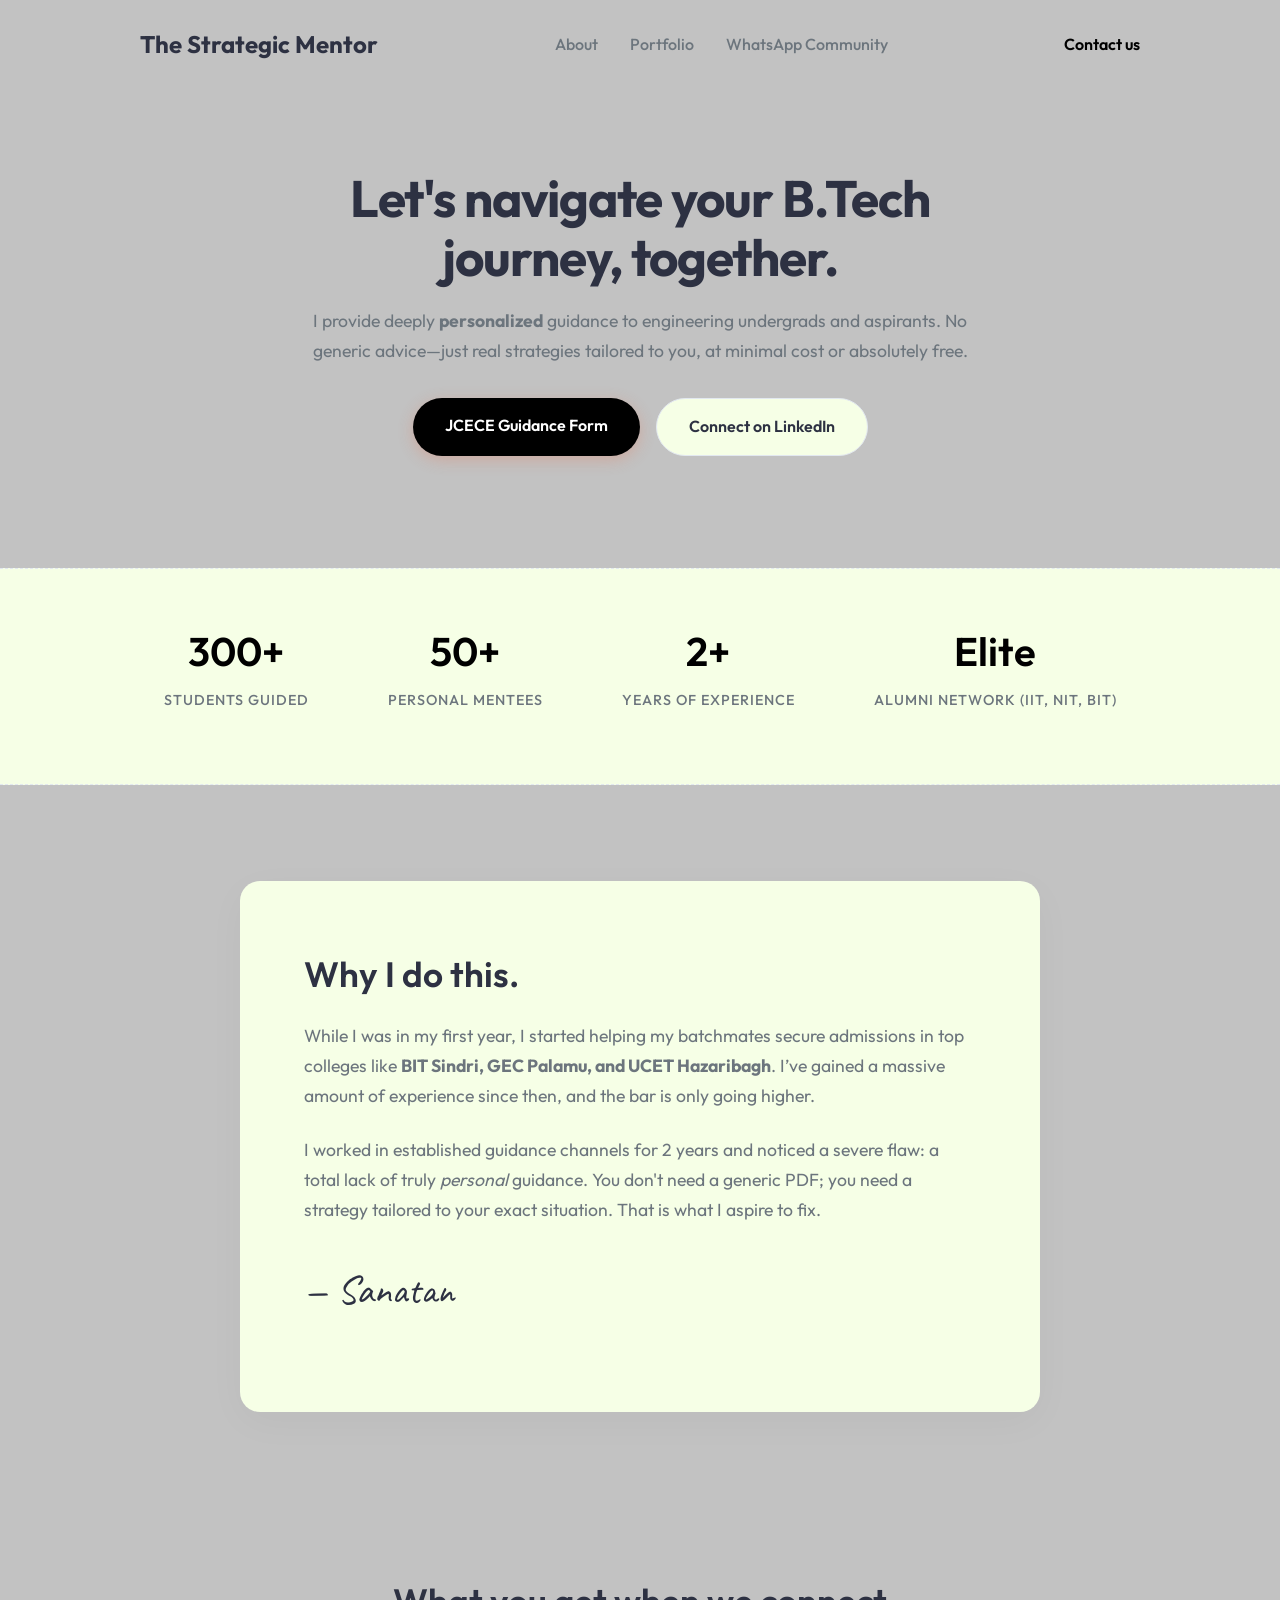
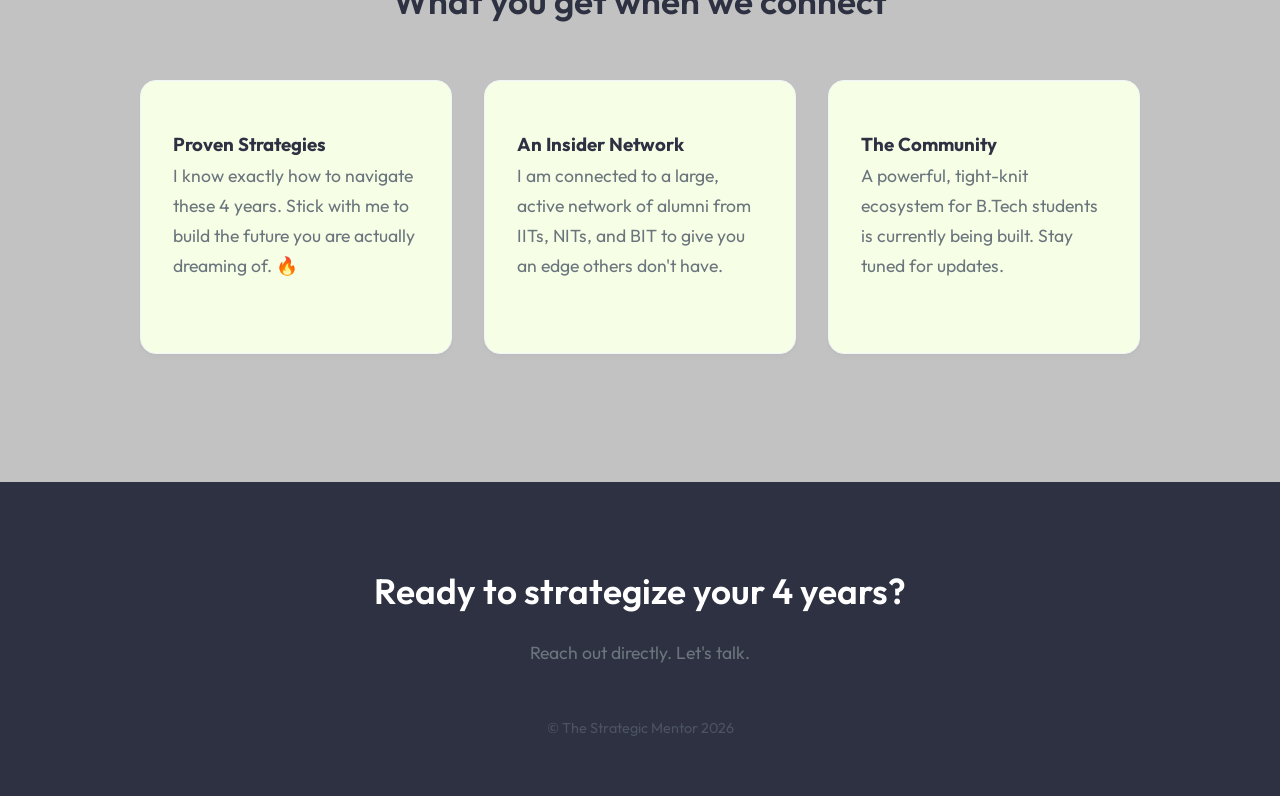
<file: SanatanKumbhkar_TASK1/index.html>
<!DOCTYPE html>
<html lang="en">
<head>
    <meta charset="UTF-8">
    <meta name="viewport" content="width=device-width, initial-scale=1.0">
    <title>The Strategic Mentor</title>
    <link rel="preconnect" href="https://fonts.googleapis.com">
    <link rel="preconnect" href="https://fonts.gstatic.com" crossorigin>
    <link href="https://fonts.googleapis.com/css2?family=Caveat:wght@600&family=Outfit:wght@300;400;600;700&display=swap" rel="stylesheet">
    <link rel="stylesheet" href="style.css">
</head>
<body>
    <header class="navbar">
        <div class="container nav-container">
            <div class="logo">The Strategic Mentor</div>
            <nav>
                <ul class="nav-links">
                    <li><a href="#about">About</a></li>
                    <li><a href="#https://sanatan-portfolio.netlify.app/">Portfolio</a></li>
                    <li><a href="#https://chat.whatsapp.com/BzdVnuGgYUbCQTwvAMjGPn"> WhatsApp Community</a></li>
                </ul>
            </nav>
            <a href="tel:+916299400332" class="btn-nav">Contact us</a>
        </div>
    </header>

    <!-- HERO -->
    <section class="hero">
        <div class="container hero-container">
            <h1>Let's navigate your B.Tech journey, together.</h1>
            <p class="hero-description">I provide deeply <b>personalized</b> guidance to engineering undergrads and aspirants. No generic advice—just real strategies tailored to you, at minimal cost or absolutely free.</p>
            
            <div class="button-group">
                <a href="https://forms.gle/7aZ2FX37NUX92qA67" class="btn-primary">JCECE Guidance Form</a>
                <a href="https://linkedin.com/in/sanatan-kumbhkar-b23b05300" target="_blank" rel="noopener" class="btn-secondary">Connect on LinkedIn</a>
            </div>
        </div>
    </section>

    <!-- Sections -->
    <section class="stats">
        <div class="container stats-grid">
            <div class="stat-item">
                <h2>300+</h2>
                <p>Students Guided</p>
            </div>
            <div class="stat-item">
                <h2>50+</h2>
                <p>Personal Mentees</p>
            </div>
            <div class="stat-item">
                <h2>2+</h2>
                <p>Years of experience</p>
            </div>
            <div class="stat-item">
                <h2>Elite</h2>
                <p>Alumni Network (IIT, NIT, BIT)</p>
            </div>
        </div>
    </section>

    <!-- About Section -->
    <section id="about" class="about">
        <div class="container about-container">
            <div class="about-text">
                <h2>Why I do this.</h2>
                <p>While I was in my first year, I started helping my batchmates secure admissions in top colleges like <strong>BIT Sindri, GEC Palamu, and UCET Hazaribagh</strong>. I’ve gained a massive amount of experience since then, and the bar is only going higher.</p>
                <p>I worked in established guidance channels for 2 years and noticed a severe flaw: a total lack of truly <em>personal</em> guidance. You don't need a generic PDF; you need a strategy tailored to your exact situation. That is what I aspire to fix.</p>
                <p class="signature">— Sanatan</p>
            </div>
        </div>
    </section>

    <section id="why-me" class="features">
        <div class="container">
            <h2>What you get when we connect</h2>
            <div class="feature-grid">
                <div class="card">
                    <h3>Proven Strategies</h3>
                    <p>I know exactly how to navigate these 4 years. Stick with me to build the future you are actually dreaming of. 🔥</p>
                </div>
                <div class="card">
                    <h3>An Insider Network</h3>
                    <p>I am connected to a large, active network of alumni from IITs, NITs, and BIT to give you an edge others don't have.</p>
                </div>
                <div class="card">
                    <h3>The Community</h3>
                    <p>A powerful, tight-knit ecosystem for B.Tech students is currently being built. Stay tuned for updates.</p>
                </div>
            </div>
        </div>
    </section>
    
    <footer>
        <div class="container">
            <h2>Ready to strategize your 4 years?</h2>
            <p>Reach out directly. Let's talk.</p>
            <p class="copyright">&copy; The Strategic Mentor 2026</p>
        </div>
    </footer>

</body>
</html>
</file>
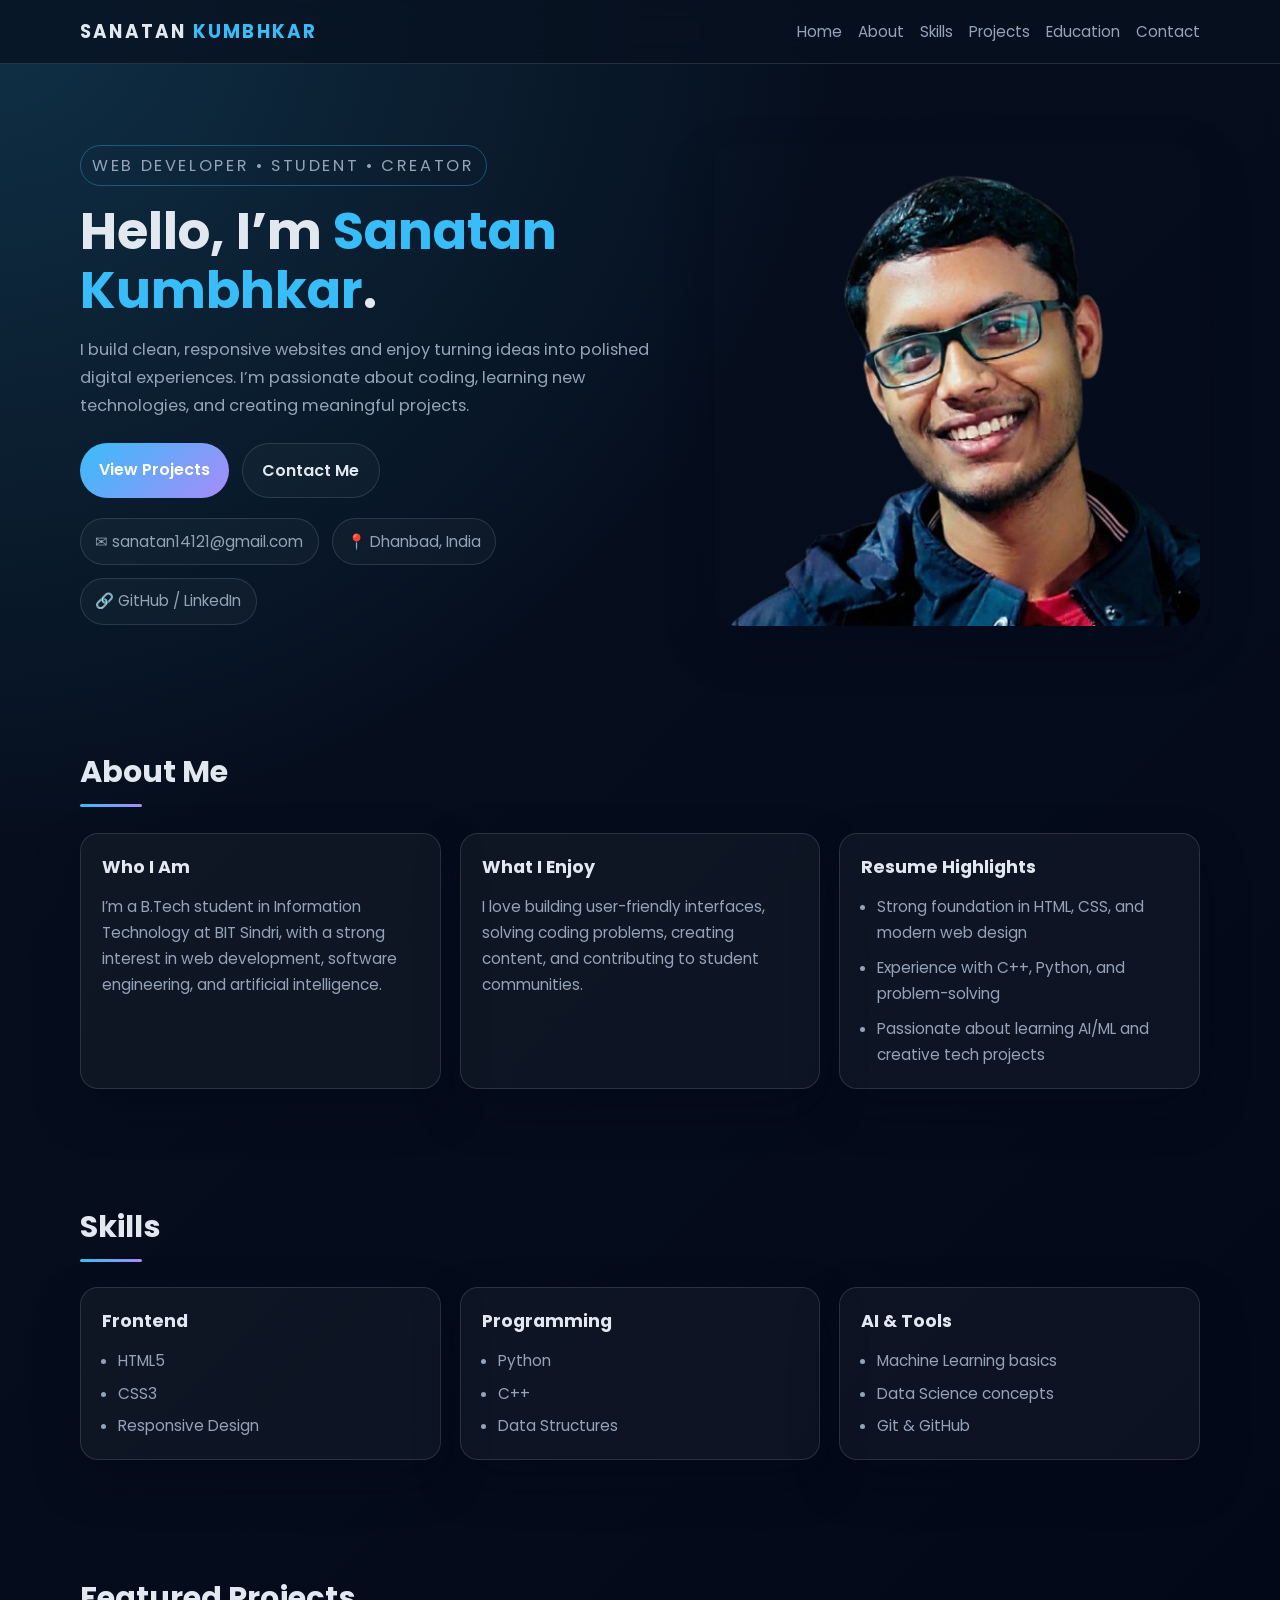
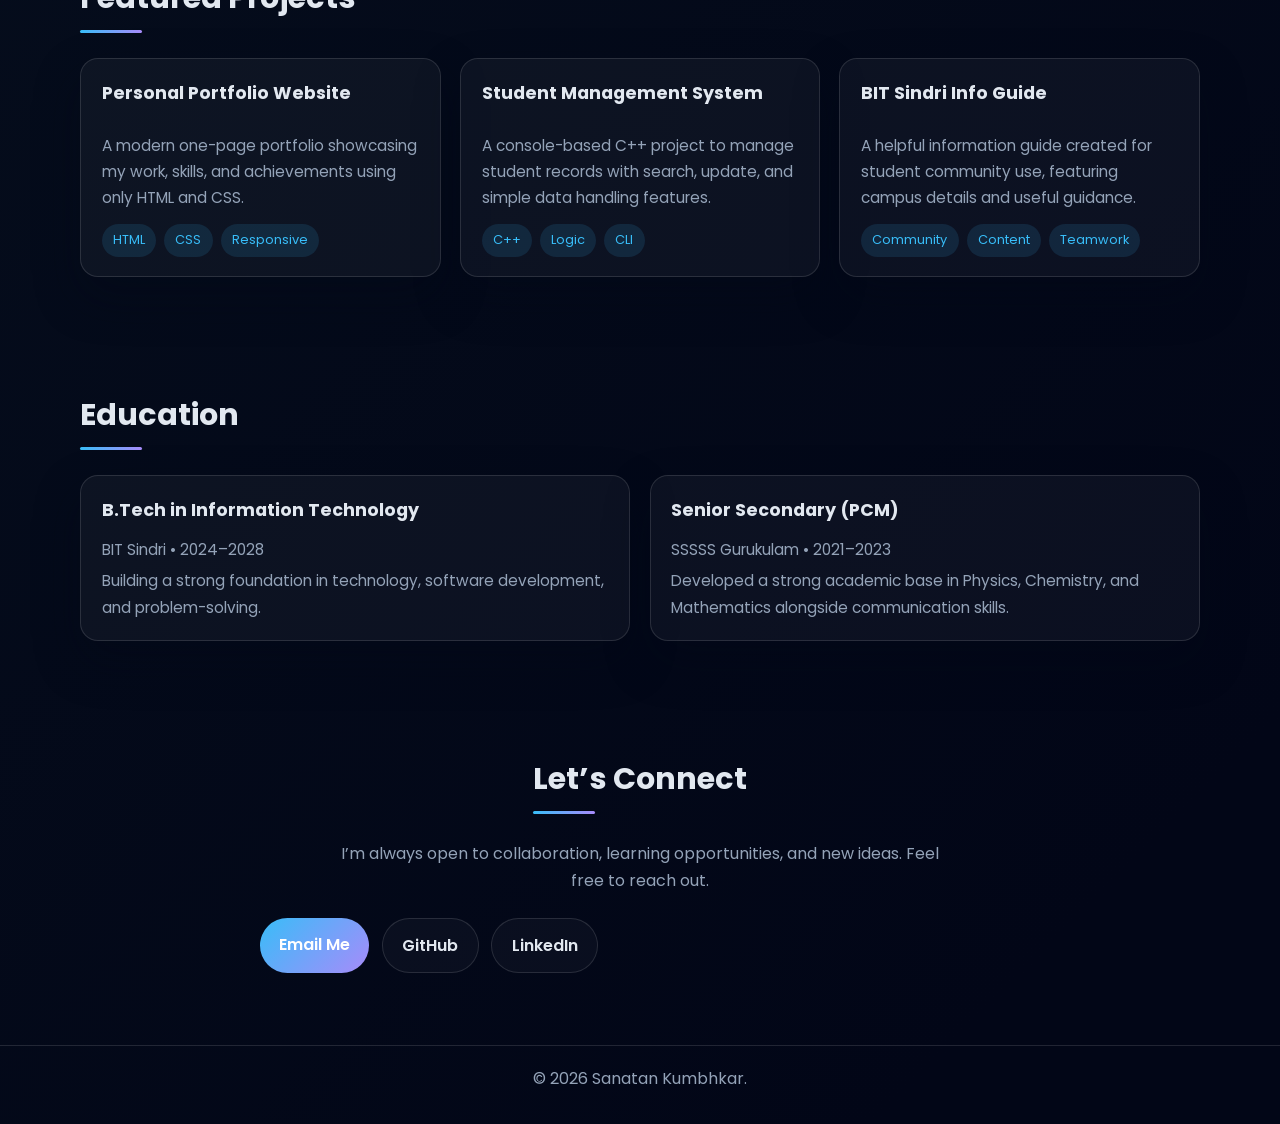
<file: SanatanKumbhkar_TASK2/index.html>
﻿<!DOCTYPE html>
<html lang="en">
  <head>
    <meta charset="UTF-8" />
    <meta name="viewport" content="width=device-width, initial-scale=1.0" />
    <title>Sanatan Kumbhkar | Portfolio</title>
    <link rel="preconnect" href="https://fonts.googleapis.com" />
    <link rel="preconnect" href="https://fonts.gstatic.com" crossorigin />
    <link href="https://fonts.googleapis.com/css2?family=Poppins:wght@300;400;500;600;700&display=swap" rel="stylesheet" />
    <link rel="stylesheet" href="style.css" />
  </head>
  <body>
    <header class="site-header">
      <div class="container nav-wrap">
        <a href="#home" class="logo">Sanatan <span>Kumbhkar</span></a>
        <nav class="nav-links">
          <a href="#home">Home</a>
          <a href="#about">About</a>
          <a href="#skills">Skills</a>
          <a href="#projects">Projects</a>
          <a href="#education">Education</a>
          <a href="#contact">Contact</a>
        </nav>
      </div>
    </header>

    <main id="home">
      <section class="hero">
        <div class="container hero-grid">
          <div class="hero-copy">
            <p class="eyebrow">Web Developer • Student • Creator</p>
            <h1>Hello, I’m <span>Sanatan Kumbhkar</span>.</h1>
            <p>
              I build clean, responsive websites and enjoy turning ideas into polished digital experiences. I’m passionate about coding, learning new technologies, and creating meaningful projects.
            </p>
            <div class="hero-actions">
              <a class="btn btn-primary" href="#projects">View Projects</a>
              <a class="btn btn-secondary" href="#contact">Contact Me</a>
            </div>
            <ul class="contact-pills">
              <li>✉ sanatan14121@gmail.com</li>
              <li>📍 Dhanbad, India</li>
              <li>🔗 GitHub / LinkedIn</li>
            </ul>
          </div>

          <div class="hero-visual">
            <img src="IMG_20250126_132903.png" alt="Sanatan Kumbhkar" />
          </div>
        </div>
      </section>

      <section id="about" class="section">
        <div class="container">
          <h2 class="section-title">About Me</h2>
          <div class="about-grid">
            <article class="card">
              <h3>Who I Am</h3>
              <p>I’m a B.Tech student in Information Technology at BIT Sindri, with a strong interest in web development, software engineering, and artificial intelligence.</p>
            </article>
            <article class="card">
              <h3>What I Enjoy</h3>
              <p>I love building user-friendly interfaces, solving coding problems, creating content, and contributing to student communities.</p>
            </article>
            <article class="card">
              <h3>Resume Highlights</h3>
              <ul class="check-list">
                <li>Strong foundation in HTML, CSS, and modern web design</li>
                <li>Experience with C++, Python, and problem-solving</li>
                <li>Passionate about learning AI/ML and creative tech projects</li>
              </ul>
            </article>
          </div>
        </div>
      </section>

      <section id="skills" class="section">
        <div class="container">
          <h2 class="section-title">Skills</h2>
          <div class="skills-grid">
            <article class="card skill-card">
              <h3>Frontend</h3>
              <ul>
                <li>HTML5</li>
                <li>CSS3</li>
                <li>Responsive Design</li>
              </ul>
            </article>
            <article class="card skill-card">
              <h3>Programming</h3>
              <ul>
                <li>Python</li>
                <li>C++</li>
                <li>Data Structures</li>
              </ul>
            </article>
            <article class="card skill-card">
              <h3>AI & Tools</h3>
              <ul>
                <li>Machine Learning basics</li>
                <li>Data Science concepts</li>
                <li>Git & GitHub</li>
              </ul>
            </article>
          </div>
        </div>
      </section>

      <section id="projects" class="section">
        <div class="container">
          <h2 class="section-title">Featured Projects</h2>
          <div class="projects-grid">
            <article class="card project-card">
              <h3>Personal Portfolio Website</h3>
              <p>A modern one-page portfolio showcasing my work, skills, and achievements using only HTML and CSS.</p>
              <div class="tags">
                <span>HTML</span>
                <span>CSS</span>
                <span>Responsive</span>
              </div>
            </article>
            <article class="card project-card">
              <h3>Student Management System</h3>
              <p>A console-based C++ project to manage student records with search, update, and simple data handling features.</p>
              <div class="tags">
                <span>C++</span>
                <span>Logic</span>
                <span>CLI</span>
              </div>
            </article>
            <article class="card project-card">
              <h3>BIT Sindri Info Guide</h3>
              <p>A helpful information guide created for student community use, featuring campus details and useful guidance.</p>
              <div class="tags">
                <span>Community</span>
                <span>Content</span>
                <span>Teamwork</span>
              </div>
            </article>
          </div>
        </div>
      </section>

      <section id="education" class="section">
        <div class="container">
          <h2 class="section-title">Education</h2>
          <div class="education-grid">
            <article class="card">
              <h3>B.Tech in Information Technology</h3>
              <p class="meta">BIT Sindri • 2024–2028</p>
              <p>Building a strong foundation in technology, software development, and problem-solving.</p>
            </article>
            <article class="card">
              <h3>Senior Secondary (PCM)</h3>
              <p class="meta">SSSSS Gurukulam • 2021–2023</p>
              <p>Developed a strong academic base in Physics, Chemistry, and Mathematics alongside communication skills.</p>
            </article>
          </div>
        </div>
      </section>

      <section id="contact" class="section contact-section">
        <div class="container contact-card">
          <h2 class="section-title">Let’s Connect</h2>
          <p>I’m always open to collaboration, learning opportunities, and new ideas. Feel free to reach out.</p>
          <div class="contact-actions">
            <a class="btn btn-primary" href="mailto:sanatan14121@gmail.com">Email Me</a>
            <a class="btn btn-secondary" href="https://github.com/ArySanatan" target="_blank" rel="noopener noreferrer">GitHub</a>
            <a class="btn btn-secondary" href="https://www.linkedin.com/in/sanatan-kumbhkar-b23b05300" target="_blank" rel="noopener noreferrer">LinkedIn</a>
          </div>
        </div>
      </section>
    </main>

    <footer class="site-footer">
      <div class="container">
        <p>© 2026 Sanatan Kumbhkar.</p>
      </div>
    </footer>
  </body>
</html>
</file>
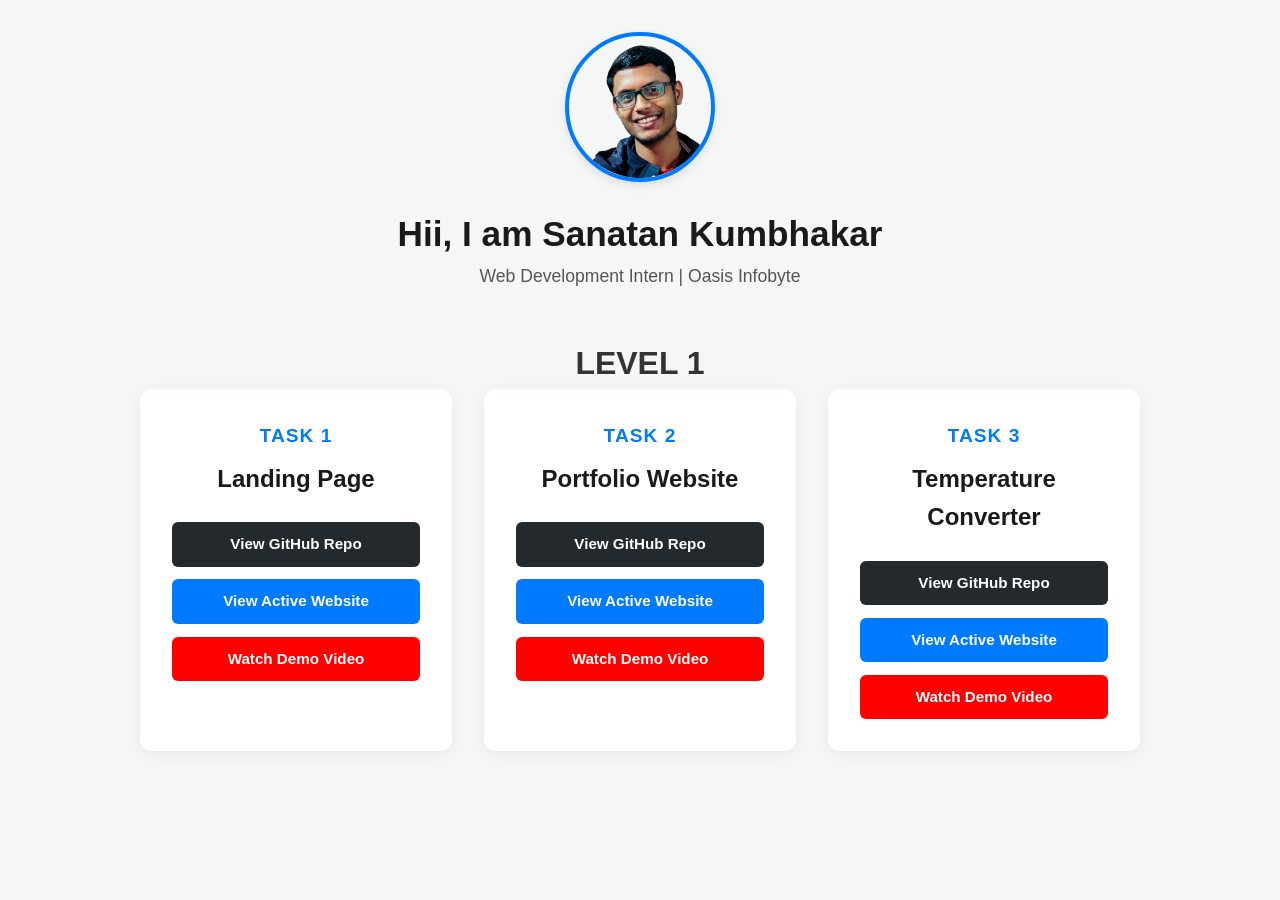
<file: All_in_one.html>
<!DOCTYPE html>
<html lang="en">
<head>
    <meta charset="UTF-8">
    <meta name="viewport" content="width=device-width, initial-scale=1.0">
    <title>Sanatan Kumbhakar | Oasis Infobyte Tasks</title>
    <style>
        * {
            margin: 0;
            padding: 0;
            box-sizing: border-box;
            font-family: 'Segoe UI', Tahoma, Geneva, Verdana, sans-serif;
        }

        body {
            background-color: #f4f7f6;
            color: #333;
            line-height: 1.6;
            display: flex;
            flex-direction: column;
            align-items: center;
            padding: 2rem;
        }

/* Profile Section */
        .profile-header {
            text-align: center;
            margin-bottom: 3rem;
            animation: fadeIn 1s ease-in-out;
        }

        .profile-img {
            width: 150px;
            height: 150px;
            border-radius: 50%;
            object-fit: cover;
            border: 4px solid #007bff;
            margin-bottom: 1rem;
            box-shadow: 0 4px 10px rgba(0, 0, 0, 0.1);
        }

        .profile-header h1 {
            font-size: 2.2rem;
            color: #1a1a1a;
        }

        .profile-header p {
            font-size: 1.1rem;
            color: #555;
            font-weight: 500;
        }
/* tasks */
        .task-container {
            display: grid;
            grid-template-columns: repeat(auto-fit, minmax(300px, 1fr));
            gap: 2rem;
            width: 100%;
            max-width: 1000px;
        }

        .task-card {
            background: #ffffff;
            border-radius: 12px;
            padding: 2rem;
            text-align: center;
            box-shadow: 0 4px 15px rgba(0, 0, 0, 0.05);
            transition: transform 0.3s ease, box-shadow 0.3s ease;
        }

        .task-card:hover {
            transform: translateY(-5px);
            box-shadow: 0 8px 25px rgba(0, 0, 0, 0.1);
        }

        .task-card h2 {
            font-size: 1.2rem;
            color: #007bff;
            text-transform: uppercase;
            letter-spacing: 1px;
            margin-bottom: 0.5rem;
        }

        .task-card h3 {
            font-size: 1.5rem;
            color: #1a1a1a;
            margin-bottom: 1.5rem;
        }

/* buttonlinks */
        .links-group {
            display: flex;
            flex-direction: column;
            gap: 0.8rem;
        }

        .btn {
            text-decoration: none;
            padding: 10px 15px;
            border-radius: 6px;
            font-weight: 600;
            font-size: 0.95rem;
            transition: background 0.3s ease, color 0.3s ease;
        }

        .btn-github {
            background-color: #24292e;
            color: #ffffff;
        }
        .btn-github:hover { background-color: #000000; }

        .btn-live {
            background-color: #007bff;
            color: #ffffff;
        }
        .btn-live:hover { background-color: #0056b3; }

        .btn-video {
            background-color: #ff0000;
            color: #ffffff;
        }
        .btn-video:hover { background-color: #cc0000; }

        @keyframes fadeIn {
            from { opacity: 0; transform: translateY(-20px); }
            to { opacity: 1; transform: translateY(0); }
        }

        /*Responsive Tweaks*/
        @media (max-width: 600px) {
            body { padding: 1rem; }
            .profile-header h1 { font-size: 1.8rem; }
        }
    </style>
</head>
<body>

    <header class="profile-header">
        <img src="SanatanKumbhkar_TASK2\IMG_20250126_132903.png" alt="Sanatan Kumbhakar" class="profile-img">
        <h1>Hii, I am Sanatan Kumbhakar</h1>
        <p>Web Development Intern | Oasis Infobyte</p>
    </header>

    <h1>LEVEL 1</h1>
    <main class="task-container">
        <div class="task-card">
            <h2>Task 1</h2>
            <h3>Landing Page</h3>
            <div class="links-group">
                <a href="https://github.com/ArySanatan/OIBSIP/commit/92bdf08d3d8d6cc9b3e295de707254f0487eb994" class="btn btn-github" target="_blank" rel="noopener">View GitHub Repo</a>
                <a href="TASK_1\index.html" class="btn btn-live" target="_blank" rel="noopener">View Active Website</a>
                <a href="https://youtu.be/YXPGHRrD490?si=I96fTGAb-y_go6mY" class="btn btn-video" target="_blank" rel="noopener">Watch Demo Video</a>
            </div>
        </div>

        <div class="task-card">
            <h2>Task 2</h2>
            <h3>Portfolio Website</h3>
            <div class="links-group">
                <a href="https://github.com/ArySanatan/OIBSIP/tree/main/SanatanKumbhkar_TASK2" class="btn btn-github" target="_blank" rel="noopener">View GitHub Repo</a>
                <a href="SanatanKumbhkar_TASK2\index.html" class="btn btn-live" target="_blank" rel="noopener">View Active Website</a>
                <a href="#" class="btn btn-video" target="_blank" rel="noopener">Watch Demo Video</a>
            </div>
        </div>

        <div class="task-card">
            <h2>Task 3</h2>
            <h3>Temperature Converter</h3>
            <div class="links-group">
                <a href="#" class="btn btn-github" target="_blank" rel="noopener">View GitHub Repo</a>
                <a href="SanatanKumbhkar_TASK3\main.html" class="btn btn-live" target="_blank" rel="noopener">View Active Website</a>
                <a href="#" class="btn btn-video" target="_blank" rel="noopener">Watch Demo Video</a>
            </div>
        </div>

    </main>

</body>
</html>
</file>
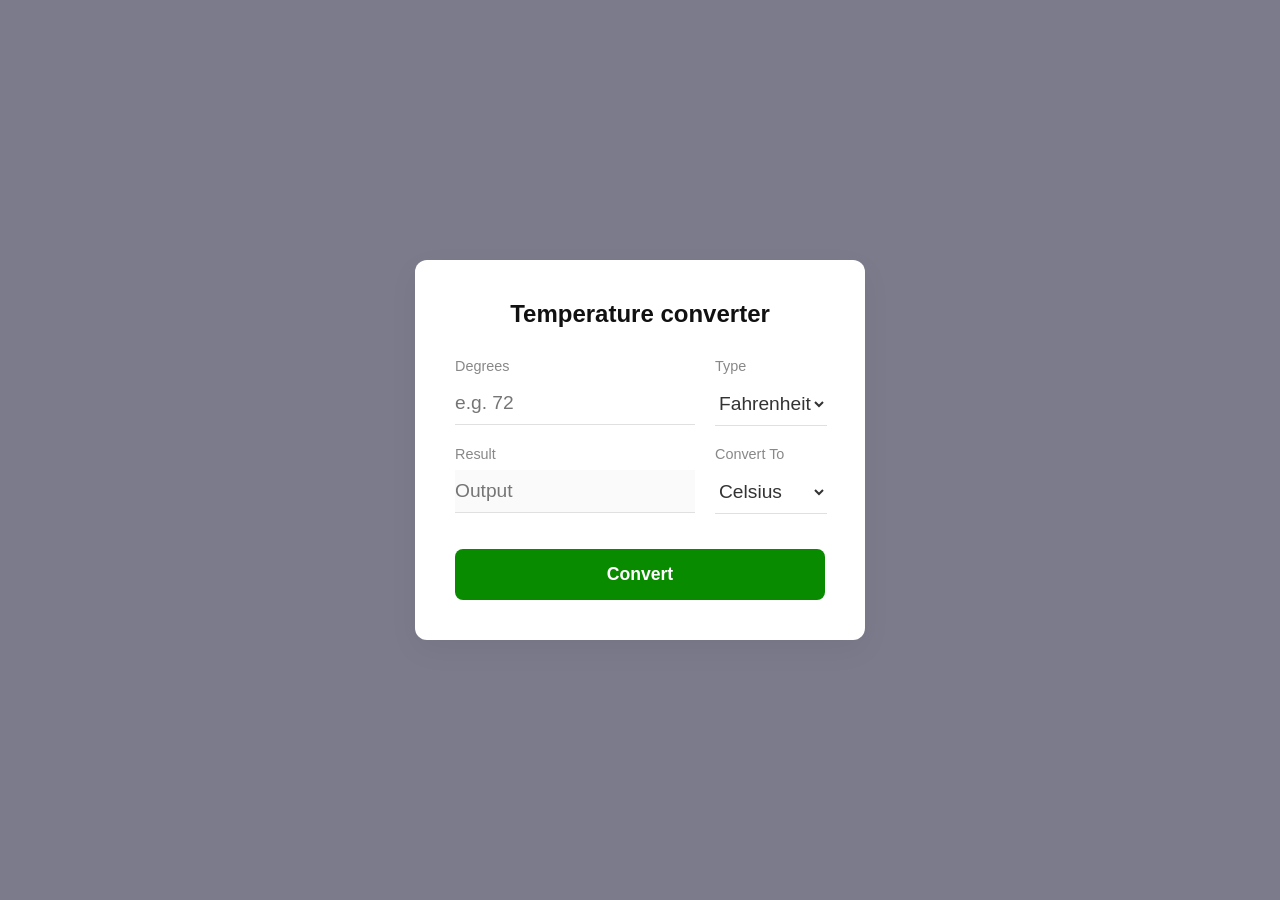
<file: SanatanKumbhkar_TASK3/main.html>
<!DOCTYPE html>
<html lang="en">
<head>
    <meta charset="UTF-8">
    <meta name="viewport" content="width=device-width, initial-scale=1.0">
    <title>Temperature Converter</title>
    <link rel="stylesheet" href="style.css">
</head>
<body>

    <div class="converter-card">
        <h2>Temperature converter</h2>
        
        <div class="input-row">
            <div class="input-group">
                <label for="degrees">Degrees</label>
                <input type="number" id="degrees" placeholder="e.g. 72" step="any">
            </div>
            <div class="input-group">
                <label for="type-from">Type</label>
                <select id="type-from">
                    <option value="F">Fahrenheit</option>
                    <option value="C">Celsius</option>
                    <option value="K">Kelvin</option>
                </select>
            </div>
        </div>

        <div class="input-row">
            <div class="input-group result-group">
                <label for="result">Result</label>
                <input type="text" id="result" readonly placeholder="Output">
            </div>
            <div class="input-group">
                <label for="type-to">Convert To</label>
                <select id="type-to">
                    <option value="C">Celsius</option>
                    <option value="F">Fahrenheit</option>
                    <option value="K">Kelvin</option>
                </select>
            </div>
        </div>

        <button id="convert-btn">Convert</button>
    </div>

    <script src="script.js"></script>
</body>
</html>
</file>
<file: SanatanKumbhkar_TASK1/style.css>
:root {
    --bg-color: #c2c2c2; 
    --text-main: #2D3142; 
    --text-muted: #6C757D;
    --accent: #000000; 
    --accent-hover: #000000;
    --card-bg: hsl(81, 100%, 95%);
}

* {
    margin: 0;
    padding: 0;
    box-sizing: border-box;
    scroll-behavior: smooth;
}

body {
    font-family: 'Outfit', sans-serif; /* Friendly, modern font */
    background-color: var(--bg-color);
    color: var(--text-main);
    line-height: 1.7;
}

.container {
    width: 90%;
    max-width: 1000px;
    margin: 0 auto;
}

/* Typography */
h1 {
    font-size: 3.2rem;
    font-weight: 700;
    line-height: 1.15;
    margin-bottom: 1.2rem;
    letter-spacing: -1px;
}

h2 {
    font-size: 2.2rem;
    font-weight: 600;
    margin-bottom: 1rem;
}

p {
    font-size: 1.1rem;
    color: var(--text-muted);
    margin-bottom: 1.5rem;
}

/* Navigation */
.navbar {
    padding: 1.5rem 0;
    background-color: var(--bg-color);
}

.nav-container {
    display: flex;
    justify-content: space-between;
    align-items: center;
}

.logo {
    font-size: 1.5rem;
    font-weight: 700;
    color: var(--text-main);
}

.nav-links {
    list-style: none;
    display: flex;
    gap: 2rem;
}

.nav-links a {
    text-decoration: none;
    color: var(--text-muted);
    font-weight: 500;
    transition: color 0.2s;
}

.nav-links a:hover {
    color: var(--accent);
}

.btn-nav {
    text-decoration: none;
    font-weight: 600;
    color: var(--accent);
}

/* Hero Section */
.hero {
    padding: 5rem 0 7rem;
    text-align: center;
}

.hero-container {
    max-width: 700px;
}


.handwritten-tag {
    font-family: 'Caveat', cursive; /* Gives it a personal touch */
    font-size: 2rem;
    color: var(--accent);
    margin-bottom: 0.5rem;
    transform: rotate(-2deg); /* Slight tilt for organic feel */
    display: inline-block;
}

.button-group {
    display: flex;
    justify-content: center;
    gap: 1rem;
    margin-top: 2rem;
}

.btn-primary, .btn-secondary {
    padding: 0.9rem 2rem;
    border-radius: 50px; /* Soft pill shape */
    text-decoration: none;
    font-weight: 600;
    transition: all 0.3s ease;
}

.btn-primary {
    background-color: var(--accent);
    color: white;
    box-shadow: 0 4px 15px rgba(231, 111, 81, 0.3);
}

.btn-primary:hover {
    background-color: var(--accent-hover);
    transform: translateY(-2px);
}

.btn-secondary {
    background-color: var(--card-bg);
    color: var(--text-main);
    border: 1px solid #E2E8F0;
}

.btn-secondary:hover {
    border-color: var(--text-muted);
}

/* Stats */
.stats {
    padding: 3rem 0;
    background-color: var(--card-bg);
    border-top: 1px dashed #E2E8F0;
    border-bottom: 1px dashed #E2E8F0;
}

.stats-grid {
    display: flex;
    justify-content: space-around;
    flex-wrap: wrap;
    gap: 2rem;
    text-align: center;
}

.stat-item h2 {
    font-size: 2.5rem;
    color: var(--accent);
    margin-bottom: 0.2rem;
}

.stat-item p {
    font-size: 0.9rem;
    font-weight: 500;
    text-transform: uppercase;
    letter-spacing: 1px;
}

/* About Section */
.about {
    padding: 6rem 0;
}

.about-container {
    background-color: var(--card-bg);
    padding: 4rem;
    border-radius: 20px;
    box-shadow: 0 10px 40px rgba(0,0,0,0.03); /* Soft, diffused shadow */
    max-width: 800px;
}

.signature {
    font-family: 'Caveat', cursive;
    font-size: 2.5rem;
    color: var(--text-main);
    margin-top: 2rem;
}

/* Features */
.features {
    padding: 4rem 0 8rem;
    text-align: center;
}

.feature-grid {
    display: flex;
    gap: 2rem;
    margin-top: 3rem;
    flex-wrap: wrap;
    justify-content: center;
}

.card {
    background-color: var(--card-bg);
    padding: 3rem 2rem;
    border-radius: 16px;
    flex: 1;
    min-width: 280px;
    text-align: left;
    box-shadow: 0 4px 6px rgba(0,0,0,0.02);
    border: 1px solid #F1F5F9;
    transition: transform 0.3s ease;
}

.card:hover {
    transform: translateY(-5px);
}


/* Footer */
footer {
    background-color: var(--text-main);
    color: white;
    padding: 5rem 0 2rem;
    text-align: center;
}

footer h2 {
    color: white;
}

.contact-card {
    background-color: rgba(255,255,255,0.05);
    display: inline-block;
    padding: 2rem 3rem;
    border-radius: 16px;
    margin: 2rem 0;
    text-align: left;
}

.copyright {
    margin-top: 3rem;
    font-size: 0.9rem;
    opacity: 0.5;
}

/* Responsive */
@media (max-width: 768px) {
    .nav-links { display: none; }
    h1 { font-size: 2.5rem; }
    .about-container { padding: 2rem; }
    .button-group { flex-direction: column; }
    .stats-grid { flex-direction: column; gap: 1rem; }
}
</file>
<file: SanatanKumbhkar_TASK2/style.css>
﻿:root {
  --bg: #07111f;
  --surface: #0f172a;
  --surface-2: #14213d;
  --text: #e2e8f0;
  --muted: #94a3b8;
  --accent: #38bdf8;
  --accent-2: #a78bfa;
  --border: rgba(255, 255, 255, 0.12);
  --shadow: 0 20px 45px rgba(2, 8, 23, 0.35);
}

* {
  box-sizing: border-box;
  margin: 0;
  padding: 0;
}

html {
  scroll-behavior: smooth;
}

body {
  font-family: 'Poppins', sans-serif;
  background: radial-gradient(circle at top left, rgba(56, 189, 248, 0.18), transparent 28%),
    linear-gradient(135deg, var(--bg), #020617 90%);
  color: var(--text);
  line-height: 1.7;
}

img {
  display: block;
  max-width: 100%;
}

a {
  color: inherit;
  text-decoration: none;
}

.container {
  width: min(1120px, calc(100% - 2rem));
  margin: 0 auto;
}

.site-header {
  position: sticky;
  top: 0;
  z-index: 20;
  -webkit-backdrop-filter: blur(14px);
  backdrop-filter: blur(14px);
  background: rgba(7, 17, 31, 0.75);
  border-bottom: 1px solid var(--border);
}

.nav-wrap {
  display: flex;
  justify-content: space-between;
  align-items: center;
  padding: 1rem 0;
}

.logo {
  font-size: 1.15rem;
  font-weight: 700;
  letter-spacing: 0.12em;
  text-transform: uppercase;
}

.logo span {
  color: var(--accent);
}

.nav-links {
  display: flex;
  gap: 1rem;
  flex-wrap: wrap;
}

.nav-links a {
  color: var(--muted);
  font-size: 0.95rem;
  transition: color 0.25s ease;
}

.nav-links a:hover {
  color: var(--accent);
}

.hero {
  padding: 5rem 0 4rem;
}

.hero-grid {
  display: grid;
  grid-template-columns: 1.1fr 0.9fr;
  gap: 2.5rem;
  align-items: center;
}

.eyebrow {
  display: inline-block;
  margin-bottom: 1rem;
  padding: 0.35rem 0.7rem;
  border: 1px solid rgba(56, 189, 248, 0.35);
  border-radius: 999px;
  color: var(--accent);
  font-size: 0.82rem;
  letter-spacing: 0.16em;
  text-transform: uppercase;
}

.hero h1 {
  font-size: clamp(2.2rem, 4vw, 3.6rem);
  line-height: 1.15;
  margin-bottom: 1rem;
}

.hero h1 span {
  color: var(--accent);
}

.hero-copy p {
  color: var(--muted);
  font-size: 1.02rem;
  max-width: 600px;
}

.hero-actions,
.contact-actions {
  display: flex;
  flex-wrap: wrap;
  gap: 0.8rem;
  margin-top: 1.5rem;
}

.btn {
  display: inline-block;
  padding: 0.8rem 1.2rem;
  border-radius: 999px;
  font-weight: 600;
  transition: transform 0.25s ease, background-color 0.25s ease;
}

.btn:hover {
  transform: translateY(-2px);
}

.btn-primary {
  background: linear-gradient(135deg, var(--accent), var(--accent-2));
  color: white;
}

.btn-secondary {
  border: 1px solid var(--border);
  background: rgba(255, 255, 255, 0.03);
  color: var(--text);
}

.contact-pills {
  display: flex;
  flex-wrap: wrap;
  gap: 0.8rem;
  margin-top: 1.25rem;
  list-style: none;
}

.contact-pills li {
  padding: 0.6rem 0.9rem;
  border: 1px solid var(--border);
  border-radius: 999px;
  background: rgba(255, 255, 255, 0.03);
  color: var(--muted);
  font-size: 0.95rem;
}

.hero-visual img {
  width: 100%;
  border-radius: 24px;
  border: none;
  box-shadow: var(--shadow);
}

.section {
  padding: 3.5rem 0;
}

.section-title {
  font-size: 1.9rem;
  margin-bottom: 1.6rem;
  position: relative;
  display: inline-block;
}

.section-title::after {
  content: '';
  display: block;
  width: 62px;
  height: 3px;
  margin-top: 0.4rem;
  border-radius: 999px;
  background: linear-gradient(90deg, var(--accent), var(--accent-2));
}

.card {
  background: rgba(255, 255, 255, 0.04);
  border: 1px solid var(--border);
  border-radius: 18px;
  padding: 1.2rem 1.3rem;
  box-shadow: var(--shadow);
}

.about-grid,
.skills-grid,
.projects-grid,
.education-grid {
  display: grid;
  gap: 1.2rem;
}

.about-grid {
  grid-template-columns: repeat(3, minmax(0, 1fr));
}

.card h3 {
  margin-bottom: 0.7rem;
  font-size: 1.1rem;
}

.card p,
.card li {
  color: var(--muted);
  font-size: 0.96rem;
}

.check-list {
  padding-left: 1rem;
  display: grid;
  gap: 0.55rem;
}

.skills-grid {
  grid-template-columns: repeat(3, minmax(0, 1fr));
}

.skill-card ul {
  padding-left: 1rem;
  display: grid;
  gap: 0.4rem;
}

.projects-grid {
  grid-template-columns: repeat(3, minmax(0, 1fr));
}

.project-card {
  display: flex;
  flex-direction: column;
  gap: 0.8rem;
}

.tags {
  display: flex;
  flex-wrap: wrap;
  gap: 0.5rem;
  margin-top: auto;
}

.tags span {
  padding: 0.35rem 0.7rem;
  border-radius: 999px;
  background: rgba(56, 189, 248, 0.12);
  color: var(--accent);
  font-size: 0.8rem;
}

.education-grid {
  grid-template-columns: repeat(2, minmax(0, 1fr));
}

.meta {
  color: var(--accent);
  margin-bottom: 0.35rem;
}

.contact-section {
  padding-bottom: 4.5rem;
}

.contact-card {
  text-align: center;
  max-width: 760px;
  margin: 0 auto;
}

.contact-card p {
  color: var(--muted);
  max-width: 620px;
  margin: 0 auto;
}

.site-footer {
  padding: 1.2rem 0 2rem;
  text-align: center;
  color: var(--muted);
  border-top: 1px solid var(--border);
}

@media (max-width: 900px) {
  .about-grid,
  .skills-grid,
  .projects-grid,
  .education-grid {
    grid-template-columns: 1fr;
  }

  .hero-grid {
    grid-template-columns: 1fr;
  }
}

@media (max-width: 640px) {
  .nav-wrap {
    flex-direction: column;
    gap: 0.7rem;
  }

  .hero {
    padding-top: 3rem;
  }

  .contact-pills {
    flex-direction: column;
  }
}
</file>
<file: SanatanKumbhkar_TASK3/style.css>
* {
    box-sizing: border-box;
    margin: 0;
    padding: 0;
    font-family: -apple-system, BlinkMacSystemFont, "Segoe UI", Roboto, Helvetica, Arial, sans-serif;
}

body {
    display: flex;
    justify-content: center;
    align-items: center;
    min-height: 100vh;
    background-color: #7b7b8c;
}

.converter-card {
    background: #ffffff;
    padding: 40px;
    border-radius: 12px;
    box-shadow: 0 10px 30px rgba(0, 0, 0, 0.05);
    width: 100%;
    max-width: 450px;
}

h2 {
    text-align: center;
    color: #111;
    margin-bottom: 30px;
    font-size: 1.5rem;
}

.input-row {
    display: flex;
    gap: 20px;
    margin-bottom: 20px;
}

.input-group {
    flex: 1;
    display: flex;
    flex-direction: column;
}

label {
    font-size: 0.9rem;
    color: #888;
    margin-bottom: 8px;
}

input, select {
    padding: 10px 0;
    font-size: 1.2rem;
    border: none;
    border-bottom: 1px solid #e0e0e0;
    outline: none;
    background: transparent;
    color: #333;
}

input:focus, select:focus {
    border-bottom: 2px solid #11ff00;
}

/* Make the result field look distinctly like an output */
#result {
    color: #555;
    background-color: #fafafa;
    border-bottom: 1px solid #e0e0e0;
    cursor: default;
}

button {
    width: 100%;
    padding: 15px;
    margin-top: 15px;
    background-color: #098b00;
    color: white;
    border: none;
    border-radius: 8px;
    font-size: 1.1rem;
    font-weight: bold;
    cursor: pointer;
    transition: background-color 0.2s ease;
}

button:hover {
    background-color: #0056b3;
}
</file>
